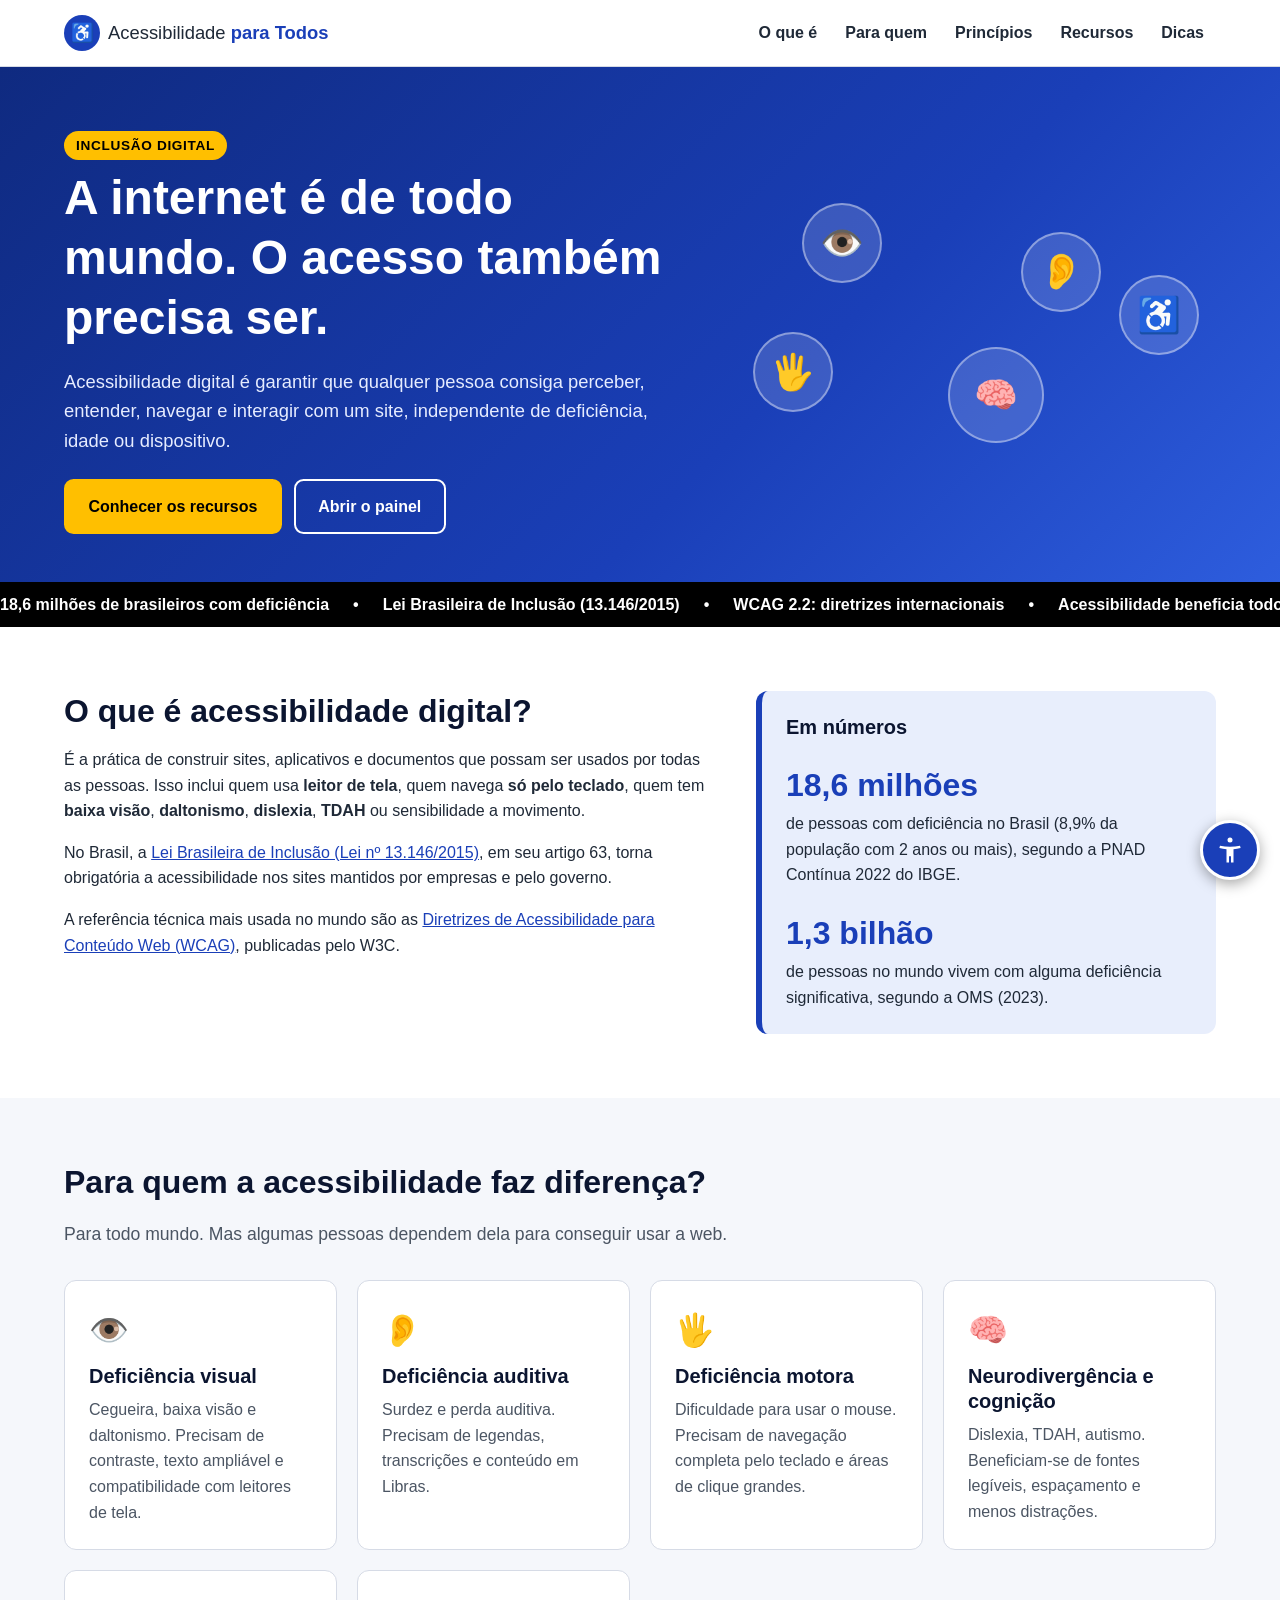
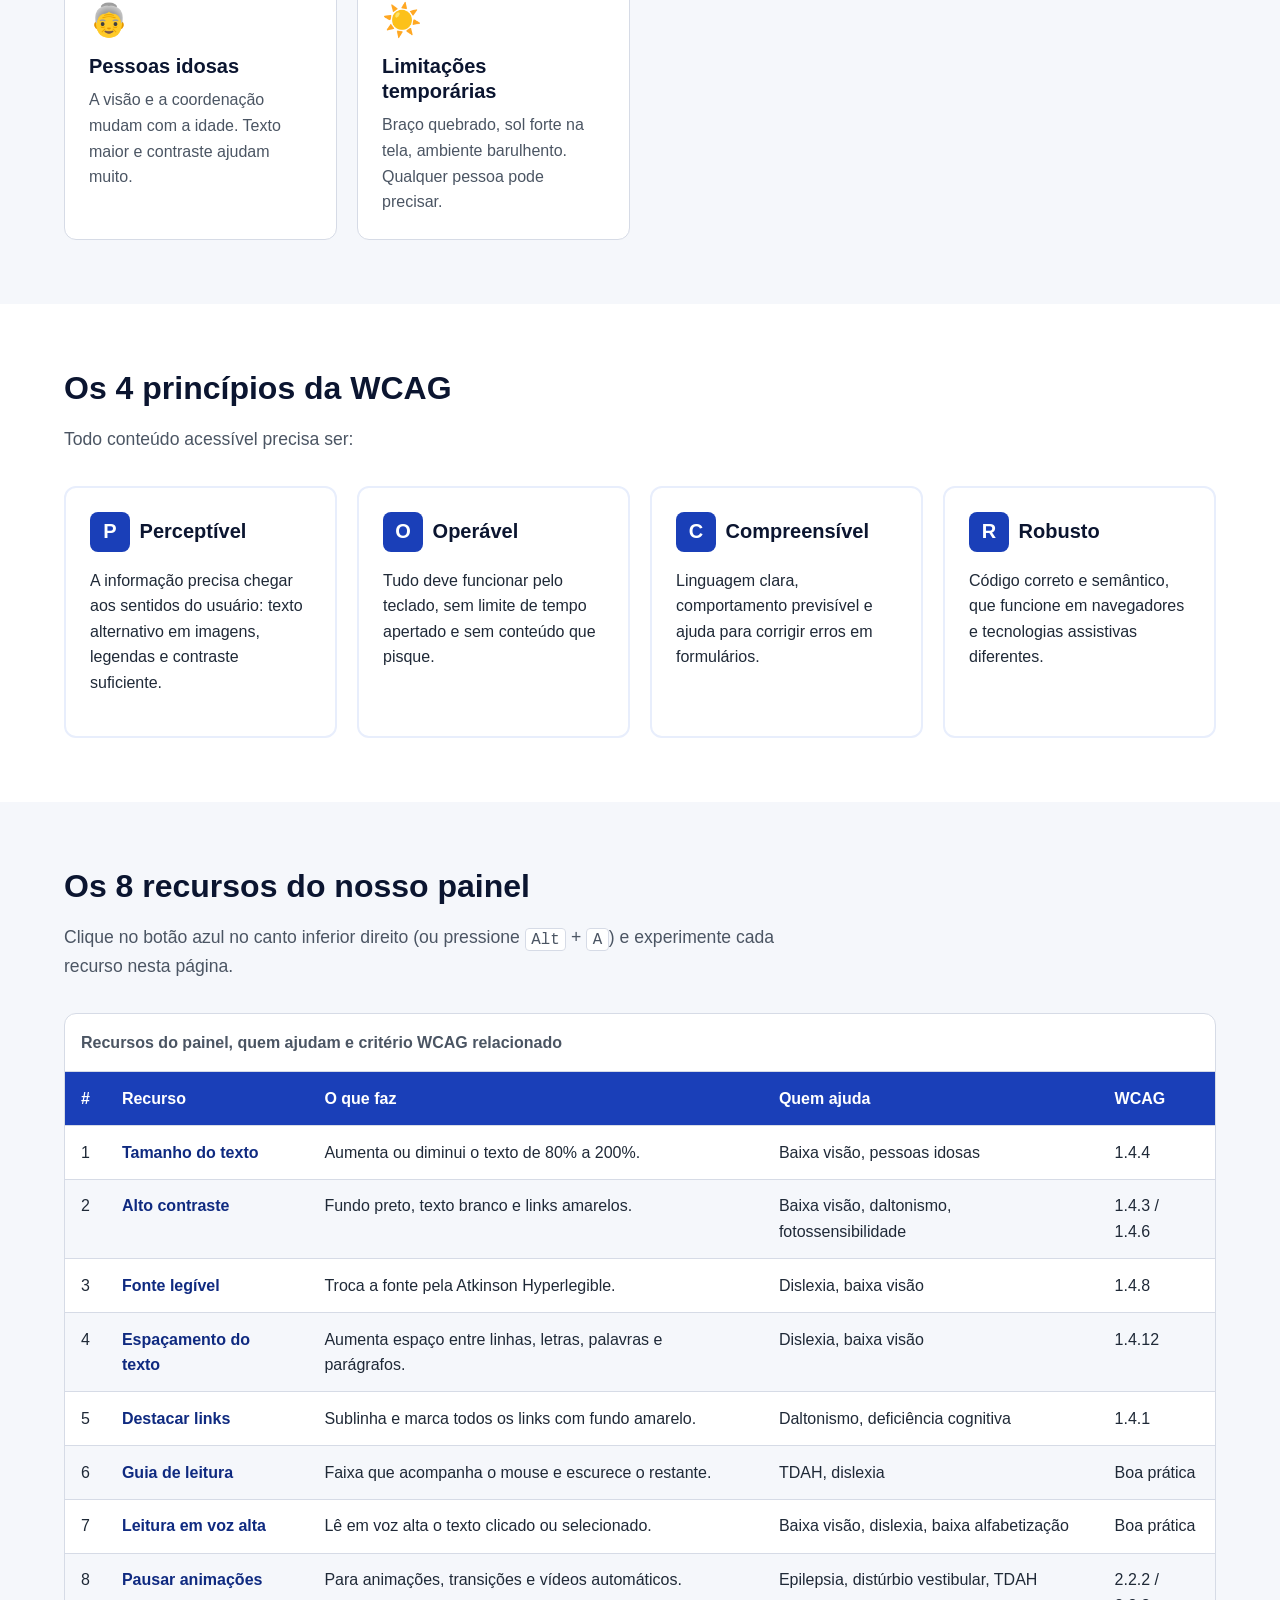
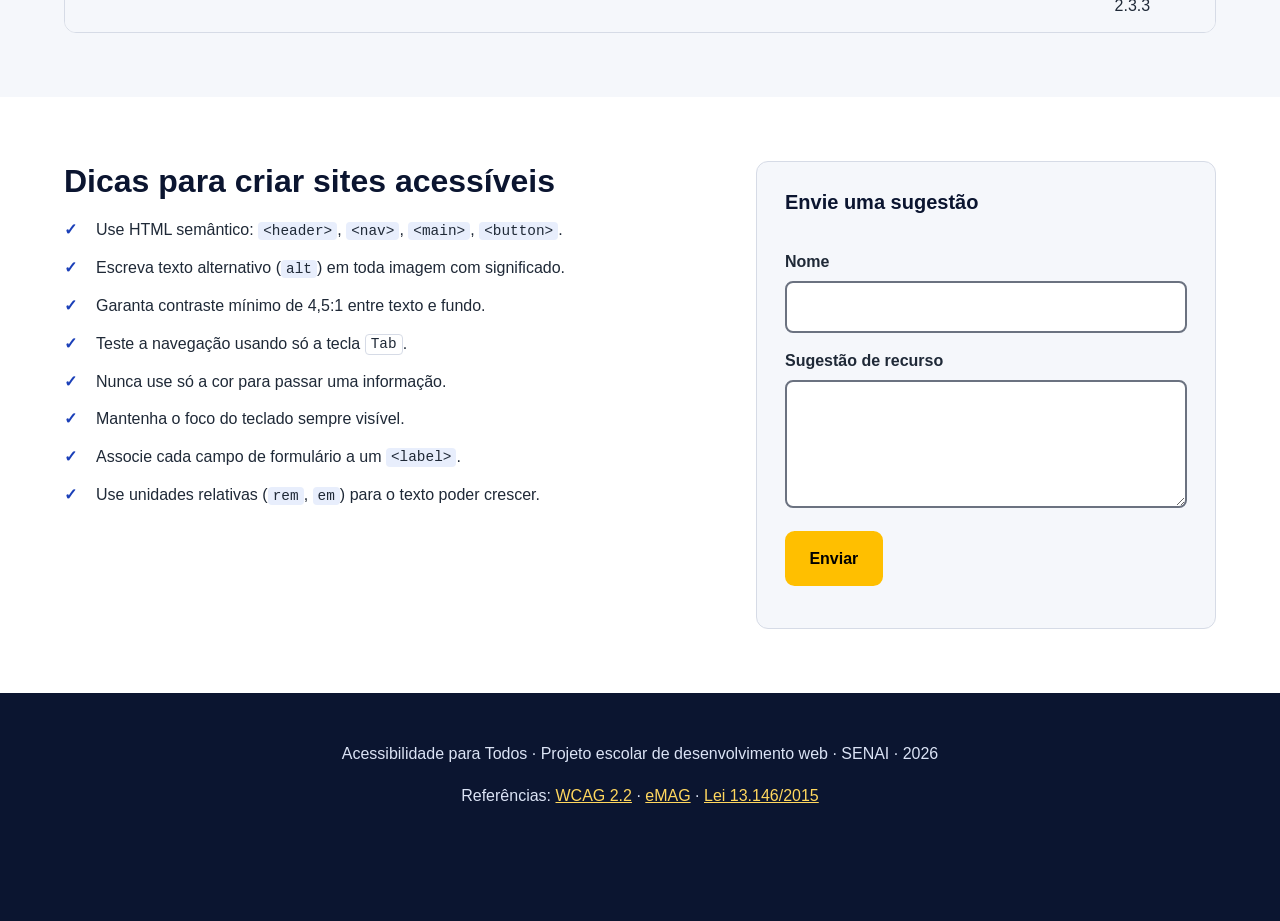
<file: index.html>
<!DOCTYPE html>
<html lang="pt-BR">
<head>
  <meta charset="UTF-8">
  <meta name="viewport" content="width=device-width, initial-scale=1.0">
  <meta name="description" content="Acessibilidade para Todos: o que é acessibilidade digital, quem ela beneficia e como um painel de acessibilidade ajuda na navegação.">
  <title>Acessibilidade para Todos</title>

  <link rel="stylesheet" href="css/site.css">

  <!-- Painel de Acessibilidade: integração = estas duas linhas -->
  <link rel="stylesheet" href="painel/acessibilidade.css">
  <script src="painel/acessibilidade.js" defer></script>
</head>
<body>
  <a class="pular" href="#conteudo">Pular para o conteúdo</a>

  <header class="topo">
    <div class="container topo-interno">
      <a class="marca" href="#inicio" aria-label="Acessibilidade para Todos, início">
        <span class="marca-icone" aria-hidden="true">♿</span>
        <span>Acessibilidade <strong>para Todos</strong></span>
      </a>
      <nav aria-label="Navegação principal">
        <ul class="menu">
          <li><a href="#o-que-e">O que é</a></li>
          <li><a href="#quem">Para quem</a></li>
          <li><a href="#principios">Princípios</a></li>
          <li><a href="#recursos">Recursos</a></li>
          <li><a href="#dicas">Dicas</a></li>
        </ul>
      </nav>
    </div>
  </header>

  <main id="conteudo" tabindex="-1">

    <section id="inicio" class="hero" aria-labelledby="hero-titulo">
      <div class="container hero-interno">
        <div class="hero-texto">
          <p class="etiqueta">Inclusão digital</p>
          <h1 id="hero-titulo">A internet é de todo mundo. O acesso também precisa ser.</h1>
          <p class="hero-sub">
            Acessibilidade digital é garantir que qualquer pessoa consiga perceber, entender,
            navegar e interagir com um site, independente de deficiência, idade ou dispositivo.
          </p>
          <div class="hero-acoes">
            <a class="botao" href="#recursos">Conhecer os recursos</a>
            <button type="button" class="botao botao-contorno" id="abrir-painel">Abrir o painel</button>
          </div>
        </div>
        <div class="hero-arte" aria-hidden="true">
          <span class="bolha b1">👁️</span>
          <span class="bolha b2">👂</span>
          <span class="bolha b3">🖐️</span>
          <span class="bolha b4">🧠</span>
          <span class="bolha b5">♿</span>
        </div>
      </div>

      <div class="faixa" aria-label="Destaques">
        <div class="faixa-trilho">
          <span>18,6 milhões de brasileiros com deficiência</span>
          <span aria-hidden="true">•</span>
          <span>Lei Brasileira de Inclusão (13.146/2015)</span>
          <span aria-hidden="true">•</span>
          <span>WCAG 2.2: diretrizes internacionais</span>
          <span aria-hidden="true">•</span>
          <span>Acessibilidade beneficia todos</span>
          <span aria-hidden="true">•</span>
          <span>18,6 milhões de brasileiros com deficiência</span>
          <span aria-hidden="true">•</span>
          <span>Lei Brasileira de Inclusão (13.146/2015)</span>
          <span aria-hidden="true">•</span>
          <span>WCAG 2.2: diretrizes internacionais</span>
          <span aria-hidden="true">•</span>
          <span>Acessibilidade beneficia todos</span>
          <span aria-hidden="true">•</span>
        </div>
      </div>
    </section>

    <section id="o-que-e" class="secao" aria-labelledby="o-que-e-titulo">
      <div class="container duas-colunas">
        <div>
          <h2 id="o-que-e-titulo">O que é acessibilidade digital?</h2>
          <p>
            É a prática de construir sites, aplicativos e documentos que possam ser usados por todas as
            pessoas. Isso inclui quem usa <strong>leitor de tela</strong>, quem navega <strong>só pelo
            teclado</strong>, quem tem <strong>baixa visão</strong>, <strong>daltonismo</strong>,
            <strong>dislexia</strong>, <strong>TDAH</strong> ou sensibilidade a movimento.
          </p>
          <p>
            No Brasil, a <a href="https://www.planalto.gov.br/ccivil_03/_ato2015-2018/2015/lei/l13146.htm">Lei
            Brasileira de Inclusão (Lei nº 13.146/2015)</a>, em seu artigo 63, torna obrigatória a
            acessibilidade nos sites mantidos por empresas e pelo governo.
          </p>
          <p>
            A referência técnica mais usada no mundo são as
            <a href="https://www.w3.org/TR/WCAG22/">Diretrizes de Acessibilidade para Conteúdo Web (WCAG)</a>,
            publicadas pelo W3C.
          </p>
        </div>
        <aside class="destaque" aria-labelledby="numero-titulo">
          <h3 id="numero-titulo">Em números</h3>
          <dl class="numeros">
            <div>
              <dt>18,6 milhões</dt>
              <dd>de pessoas com deficiência no Brasil (8,9% da população com 2 anos ou mais), segundo a PNAD Contínua 2022 do IBGE.</dd>
            </div>
            <div>
              <dt>1,3 bilhão</dt>
              <dd>de pessoas no mundo vivem com alguma deficiência significativa, segundo a OMS (2023).</dd>
            </div>
          </dl>
        </aside>
      </div>
    </section>

    <section id="quem" class="secao secao-alt" aria-labelledby="quem-titulo">
      <div class="container">
        <h2 id="quem-titulo">Para quem a acessibilidade faz diferença?</h2>
        <p class="intro">Para todo mundo. Mas algumas pessoas dependem dela para conseguir usar a web.</p>
        <ul class="cartoes">
          <li class="cartao">
            <span class="cartao-icone" aria-hidden="true">👁️</span>
            <h3>Deficiência visual</h3>
            <p>Cegueira, baixa visão e daltonismo. Precisam de contraste, texto ampliável e compatibilidade com leitores de tela.</p>
          </li>
          <li class="cartao">
            <span class="cartao-icone" aria-hidden="true">👂</span>
            <h3>Deficiência auditiva</h3>
            <p>Surdez e perda auditiva. Precisam de legendas, transcrições e conteúdo em Libras.</p>
          </li>
          <li class="cartao">
            <span class="cartao-icone" aria-hidden="true">🖐️</span>
            <h3>Deficiência motora</h3>
            <p>Dificuldade para usar o mouse. Precisam de navegação completa pelo teclado e áreas de clique grandes.</p>
          </li>
          <li class="cartao">
            <span class="cartao-icone" aria-hidden="true">🧠</span>
            <h3>Neurodivergência e cognição</h3>
            <p>Dislexia, TDAH, autismo. Beneficiam-se de fontes legíveis, espaçamento e menos distrações.</p>
          </li>
          <li class="cartao">
            <span class="cartao-icone" aria-hidden="true">👵</span>
            <h3>Pessoas idosas</h3>
            <p>A visão e a coordenação mudam com a idade. Texto maior e contraste ajudam muito.</p>
          </li>
          <li class="cartao">
            <span class="cartao-icone" aria-hidden="true">☀️</span>
            <h3>Limitações temporárias</h3>
            <p>Braço quebrado, sol forte na tela, ambiente barulhento. Qualquer pessoa pode precisar.</p>
          </li>
        </ul>
      </div>
    </section>

    <section id="principios" class="secao" aria-labelledby="principios-titulo">
      <div class="container">
        <h2 id="principios-titulo">Os 4 princípios da WCAG</h2>
        <p class="intro">Todo conteúdo acessível precisa ser:</p>
        <ol class="principios">
          <li>
            <h3><span class="letra" aria-hidden="true">P</span> Perceptível</h3>
            <p>A informação precisa chegar aos sentidos do usuário: texto alternativo em imagens, legendas e contraste suficiente.</p>
          </li>
          <li>
            <h3><span class="letra" aria-hidden="true">O</span> Operável</h3>
            <p>Tudo deve funcionar pelo teclado, sem limite de tempo apertado e sem conteúdo que pisque.</p>
          </li>
          <li>
            <h3><span class="letra" aria-hidden="true">C</span> Compreensível</h3>
            <p>Linguagem clara, comportamento previsível e ajuda para corrigir erros em formulários.</p>
          </li>
          <li>
            <h3><span class="letra" aria-hidden="true">R</span> Robusto</h3>
            <p>Código correto e semântico, que funcione em navegadores e tecnologias assistivas diferentes.</p>
          </li>
        </ol>
      </div>
    </section>

    <section id="recursos" class="secao secao-alt" aria-labelledby="recursos-titulo">
      <div class="container">
        <h2 id="recursos-titulo">Os 8 recursos do nosso painel</h2>
        <p class="intro">
          Clique no botão azul no canto inferior direito (ou pressione <kbd>Alt</kbd> + <kbd>A</kbd>)
          e experimente cada recurso nesta página.
        </p>
        <div class="tabela-rolagem" tabindex="0" role="region" aria-labelledby="tabela-legenda">
          <table class="tabela">
            <caption id="tabela-legenda">Recursos do painel, quem ajudam e critério WCAG relacionado</caption>
            <thead>
              <tr>
                <th scope="col">#</th>
                <th scope="col">Recurso</th>
                <th scope="col">O que faz</th>
                <th scope="col">Quem ajuda</th>
                <th scope="col">WCAG</th>
              </tr>
            </thead>
            <tbody>
              <tr>
                <td>1</td>
                <th scope="row">Tamanho do texto</th>
                <td>Aumenta ou diminui o texto de 80% a 200%.</td>
                <td>Baixa visão, pessoas idosas</td>
                <td>1.4.4</td>
              </tr>
              <tr>
                <td>2</td>
                <th scope="row">Alto contraste</th>
                <td>Fundo preto, texto branco e links amarelos.</td>
                <td>Baixa visão, daltonismo, fotossensibilidade</td>
                <td>1.4.3 / 1.4.6</td>
              </tr>
              <tr>
                <td>3</td>
                <th scope="row">Fonte legível</th>
                <td>Troca a fonte pela Atkinson Hyperlegible.</td>
                <td>Dislexia, baixa visão</td>
                <td>1.4.8</td>
              </tr>
              <tr>
                <td>4</td>
                <th scope="row">Espaçamento do texto</th>
                <td>Aumenta espaço entre linhas, letras, palavras e parágrafos.</td>
                <td>Dislexia, baixa visão</td>
                <td>1.4.12</td>
              </tr>
              <tr>
                <td>5</td>
                <th scope="row">Destacar links</th>
                <td>Sublinha e marca todos os links com fundo amarelo.</td>
                <td>Daltonismo, deficiência cognitiva</td>
                <td>1.4.1</td>
              </tr>
              <tr>
                <td>6</td>
                <th scope="row">Guia de leitura</th>
                <td>Faixa que acompanha o mouse e escurece o restante.</td>
                <td>TDAH, dislexia</td>
                <td>Boa prática</td>
              </tr>
              <tr>
                <td>7</td>
                <th scope="row">Leitura em voz alta</th>
                <td>Lê em voz alta o texto clicado ou selecionado.</td>
                <td>Baixa visão, dislexia, baixa alfabetização</td>
                <td>Boa prática</td>
              </tr>
              <tr>
                <td>8</td>
                <th scope="row">Pausar animações</th>
                <td>Para animações, transições e vídeos automáticos.</td>
                <td>Epilepsia, distúrbio vestibular, TDAH</td>
                <td>2.2.2 / 2.3.3</td>
              </tr>
            </tbody>
          </table>
        </div>
      </div>
    </section>

    <section id="dicas" class="secao" aria-labelledby="dicas-titulo">
      <div class="container duas-colunas">
        <div>
          <h2 id="dicas-titulo">Dicas para criar sites acessíveis</h2>
          <ul class="lista-check">
            <li>Use HTML semântico: <code>&lt;header&gt;</code>, <code>&lt;nav&gt;</code>, <code>&lt;main&gt;</code>, <code>&lt;button&gt;</code>.</li>
            <li>Escreva texto alternativo (<code>alt</code>) em toda imagem com significado.</li>
            <li>Garanta contraste mínimo de 4,5:1 entre texto e fundo.</li>
            <li>Teste a navegação usando só a tecla <kbd>Tab</kbd>.</li>
            <li>Nunca use só a cor para passar uma informação.</li>
            <li>Mantenha o foco do teclado sempre visível.</li>
            <li>Associe cada campo de formulário a um <code>&lt;label&gt;</code>.</li>
            <li>Use unidades relativas (<code>rem</code>, <code>em</code>) para o texto poder crescer.</li>
          </ul>
        </div>
        <form class="formulario" aria-labelledby="form-titulo" onsubmit="event.preventDefault(); document.getElementById('form-msg').textContent = 'Obrigado! Sua sugestão foi registrada (demonstração).';">
          <h3 id="form-titulo">Envie uma sugestão</h3>
          <label for="nome">Nome</label>
          <input id="nome" name="nome" type="text" autocomplete="name" required>
          <label for="sugestao">Sugestão de recurso</label>
          <textarea id="sugestao" name="sugestao" rows="4" required></textarea>
          <button type="submit" class="botao">Enviar</button>
          <p id="form-msg" role="status" class="form-msg"></p>
        </form>
      </div>
    </section>

  </main>

  <footer class="rodape">
    <div class="container">
      <p>Acessibilidade para Todos · Projeto escolar de desenvolvimento web · SENAI · 2026</p>
      <p>Referências: <a href="https://www.w3.org/TR/WCAG22/">WCAG 2.2</a> · <a href="https://www.gov.br/governodigital/pt-br/acessibilidade-e-usuario/acessibilidade-digital/modelo-de-acessibilidade">eMAG</a> · <a href="https://www.planalto.gov.br/ccivil_03/_ato2015-2018/2015/lei/l13146.htm">Lei 13.146/2015</a></p>
    </div>
  </footer>

  <script>
    // Botão do hero que abre o painel usando a API pública do componente
    document.getElementById('abrir-painel').addEventListener('click', function (e) {
      e.stopPropagation();
      window.PainelAcessibilidade.abrir();
    });
  </script>
</body>
</html>
</file>
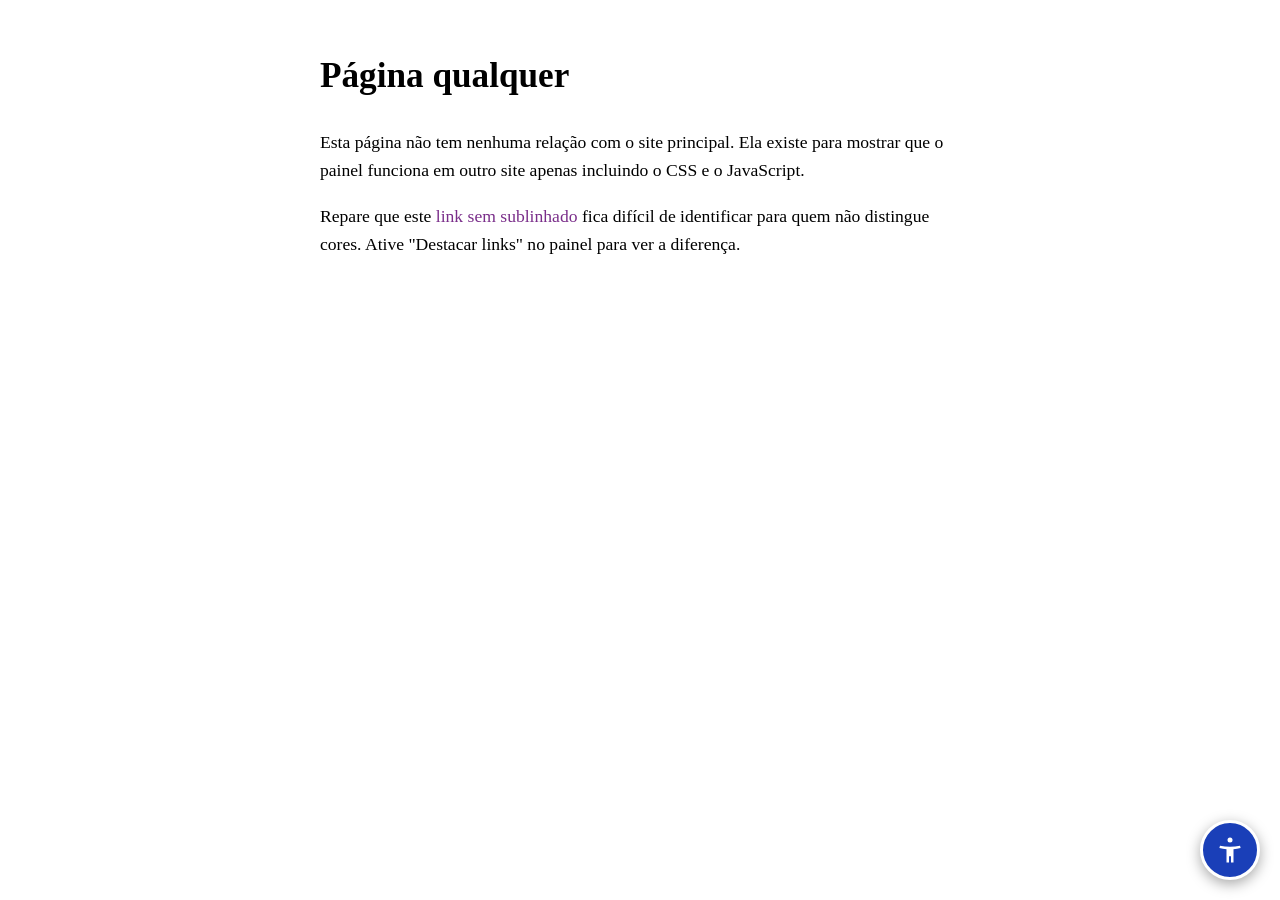
<file: exemplo-integracao.html>
<!DOCTYPE html>
<html lang="pt-BR">
<head>
  <meta charset="UTF-8">
  <meta name="viewport" content="width=device-width, initial-scale=1.0">
  <title>Exemplo de integração do painel</title>
  <style>
    body { font-family: Georgia, serif; font-size: 1.1rem; max-width: 40rem; margin: 3rem auto; padding: 0 1rem; line-height: 1.6; }
    a { color: #7a2e8a; text-decoration: none; }
  </style>

  <!-- Integração: só estas duas linhas -->
  <link rel="stylesheet" href="painel/acessibilidade.css">
  <script src="painel/acessibilidade.js" defer></script>
</head>
<body>
  <main>
    <h1>Página qualquer</h1>
    <p>
      Esta página não tem nenhuma relação com o site principal. Ela existe para mostrar que o
      painel funciona em outro site apenas incluindo o CSS e o JavaScript.
    </p>
    <p>
      Repare que este <a href="index.html">link sem sublinhado</a> fica difícil de identificar
      para quem não distingue cores. Ative "Destacar links" no painel para ver a diferença.
    </p>
  </main>
</body>
</html>
</file>
<file: css/site.css>
/*
 * Site "Acessibilidade para Todos"
 * Tamanhos em rem/em para acompanhar o recurso "Tamanho do texto" do painel.
 */

:root {
  --azul: #1a3fb8;
  --azul-escuro: #0f2a80;
  --azul-claro: #e8eefc;
  --amarelo: #ffbf00;
  --texto: #1f2937;
  --texto-suave: #4b5563;
  --fundo: #ffffff;
  --fundo-alt: #f5f7fb;
  --borda: #d6dbe6;
  --raio: 0.75rem;
}

*,
*::before,
*::after {
  box-sizing: border-box;
}

html {
  scroll-behavior: smooth;
}

body {
  margin: 0;
  font-family: "Segoe UI", Roboto, Arial, sans-serif;
  font-size: 1rem;
  line-height: 1.6;
  color: var(--texto);
  background: var(--fundo);
}

img,
svg {
  max-width: 100%;
}

a {
  color: var(--azul);
}

a:hover {
  color: var(--azul-escuro);
}

:focus-visible {
  outline: 3px solid var(--amarelo);
  outline-offset: 3px;
  box-shadow: 0 0 0 6px #000;
}

h1, h2, h3 {
  line-height: 1.25;
  color: #0b1530;
}

h2 {
  font-size: 2rem;
  margin: 0 0 0.75rem;
}

h3 {
  font-size: 1.25rem;
}

code,
kbd {
  font-family: Consolas, "Courier New", monospace;
  font-size: 0.9em;
  padding: 0.1em 0.35em;
  border-radius: 0.25rem;
  background: var(--azul-claro);
}

kbd {
  border: 1px solid var(--borda);
  background: #fff;
}

.container {
  width: min(72rem, 100% - 2rem);
  margin-inline: auto;
}

/* Link "pular para o conteúdo": aparece só ao receber foco */
.pular {
  position: absolute;
  left: 1rem;
  top: -4rem;
  z-index: 1000;
  padding: 0.75rem 1rem;
  background: #000;
  color: #fff;
  font-weight: 700;
  border-radius: 0 0 0.5rem 0.5rem;
}

.pular:focus {
  top: 0;
  color: #fff;
}

main:focus {
  outline: none;
}

/* Topo */
.topo {
  position: sticky;
  top: 0;
  z-index: 50;
  background: #fff;
  border-bottom: 1px solid var(--borda);
}

.topo-interno {
  display: flex;
  align-items: center;
  justify-content: space-between;
  gap: 1rem;
  flex-wrap: wrap;
  padding-block: 0.75rem;
}

.marca {
  display: flex;
  align-items: center;
  gap: 0.5rem;
  font-size: 1.15rem;
  color: var(--texto);
  text-decoration: none;
}

.marca strong {
  color: var(--azul);
}

.marca-icone {
  display: grid;
  place-items: center;
  width: 2.25rem;
  height: 2.25rem;
  border-radius: 50%;
  background: var(--azul);
  color: #fff;
}

.menu {
  display: flex;
  flex-wrap: wrap;
  gap: 0.25rem;
  margin: 0;
  padding: 0;
  list-style: none;
}

.menu a {
  display: block;
  padding: 0.5rem 0.75rem;
  border-radius: 0.5rem;
  color: var(--texto);
  font-weight: 600;
  text-decoration: none;
}

.menu a:hover {
  background: var(--azul-claro);
  color: var(--azul-escuro);
}

/* Hero */
.hero {
  background: linear-gradient(135deg, #0f2a80 0%, #1a3fb8 60%, #2f5fe0 100%);
  color: #fff;
  overflow: hidden;
}

.hero-interno {
  display: grid;
  grid-template-columns: 1.3fr 1fr;
  gap: 2rem;
  align-items: center;
  padding-block: 4rem 3rem;
}

.hero h1 {
  font-size: clamp(2rem, 4vw, 3rem);
  margin: 0.5rem 0 1rem;
  color: #fff;
}

.hero-sub {
  font-size: 1.15rem;
  max-width: 38rem;
  color: #e6ecff;
}

.etiqueta {
  display: inline-block;
  margin: 0;
  padding: 0.25rem 0.75rem;
  border-radius: 999px;
  background: var(--amarelo);
  color: #000;
  font-weight: 700;
  font-size: 0.85rem;
  text-transform: uppercase;
  letter-spacing: 0.05em;
}

.hero-acoes {
  display: flex;
  flex-wrap: wrap;
  gap: 0.75rem;
  margin-top: 1.5rem;
}

.botao {
  display: inline-block;
  padding: 0.8rem 1.4rem;
  border: 2px solid var(--amarelo);
  border-radius: 0.6rem;
  background: var(--amarelo);
  color: #000;
  font: inherit;
  font-weight: 700;
  text-decoration: none;
  cursor: pointer;
  transition: transform 0.2s ease;
}

.botao:hover {
  color: #000;
  transform: translateY(-2px);
}

.botao-contorno {
  background: transparent;
  color: #fff;
  border-color: #fff;
}

.botao-contorno:hover {
  background: #fff;
  color: var(--azul-escuro);
}

/* Bolhas animadas (decorativas): servem para testar "Pausar animações" */
.hero-arte {
  position: relative;
  min-height: 18rem;
}

.bolha {
  position: absolute;
  display: grid;
  place-items: center;
  width: 5rem;
  height: 5rem;
  border-radius: 50%;
  background: rgba(255, 255, 255, 0.15);
  border: 2px solid rgba(255, 255, 255, 0.4);
  font-size: 2.2rem;
  animation: flutuar 4s ease-in-out infinite;
}

.b1 { top: 5%;  left: 15%; }
.b2 { top: 15%; left: 60%; animation-delay: -1s; }
.b3 { top: 50%; left: 5%;  animation-delay: -2s; }
.b4 { top: 55%; left: 45%; animation-delay: -3s; width: 6rem; height: 6rem; }
.b5 { top: 30%; left: 80%; animation-delay: -1.5s; }

@keyframes flutuar {
  0%, 100% { transform: translateY(0) rotate(0); }
  50%      { transform: translateY(-1.25rem) rotate(6deg); }
}

/* Faixa rolante: outro exemplo de movimento contínuo */
.faixa {
  background: #000;
  color: #fff;
  overflow: hidden;
  white-space: nowrap;
  padding-block: 0.6rem;
}

.faixa-trilho {
  display: inline-flex;
  gap: 1.5rem;
  animation: rolar 30s linear infinite;
  font-weight: 600;
}

@keyframes rolar {
  from { transform: translateX(0); }
  to   { transform: translateX(-50%); }
}

/* Seções */
.secao {
  padding-block: 4rem;
}

.secao-alt {
  background: var(--fundo-alt);
}

.intro {
  font-size: 1.1rem;
  color: var(--texto-suave);
  max-width: 45rem;
}

.duas-colunas {
  display: grid;
  grid-template-columns: 1.4fr 1fr;
  gap: 3rem;
  align-items: start;
}

.destaque {
  padding: 1.5rem;
  border-left: 0.4rem solid var(--azul);
  border-radius: var(--raio);
  background: var(--azul-claro);
}

.destaque h3 {
  margin-top: 0;
}

.numeros {
  margin: 0;
}

.numeros div + div {
  margin-top: 1.25rem;
}

.numeros dt {
  font-size: 2rem;
  font-weight: 800;
  color: var(--azul);
}

.numeros dd {
  margin: 0;
}

/* Cartões */
.cartoes {
  display: grid;
  grid-template-columns: repeat(auto-fit, minmax(15rem, 1fr));
  gap: 1.25rem;
  margin: 2rem 0 0;
  padding: 0;
  list-style: none;
}

.cartao {
  padding: 1.5rem;
  border: 1px solid var(--borda);
  border-radius: var(--raio);
  background: #fff;
  transition: transform 0.2s ease, box-shadow 0.2s ease;
}

.cartao:hover {
  transform: translateY(-4px);
  box-shadow: 0 10px 24px rgba(15, 42, 128, 0.12);
}

.cartao h3 {
  margin: 0.5rem 0;
}

.cartao p {
  margin: 0;
  color: var(--texto-suave);
}

.cartao-icone {
  font-size: 2rem;
}

/* Princípios */
.principios {
  display: grid;
  grid-template-columns: repeat(auto-fit, minmax(14rem, 1fr));
  gap: 1.25rem;
  margin: 2rem 0 0;
  padding: 0;
  list-style: none;
}

.principios li {
  padding: 1.5rem;
  border-radius: var(--raio);
  border: 2px solid var(--azul-claro);
}

.principios h3 {
  display: flex;
  align-items: center;
  gap: 0.6rem;
  margin: 0 0 0.5rem;
}

.letra {
  display: grid;
  place-items: center;
  width: 2.5rem;
  height: 2.5rem;
  border-radius: 0.5rem;
  background: var(--azul);
  color: #fff;
  font-weight: 800;
}

/* Tabela */
.tabela-rolagem {
  overflow-x: auto;
  margin-top: 2rem;
  border: 1px solid var(--borda);
  border-radius: var(--raio);
  background: #fff;
}

.tabela {
  width: 100%;
  border-collapse: collapse;
  min-width: 44rem;
}

.tabela caption {
  padding: 1rem;
  text-align: left;
  font-weight: 700;
  color: var(--texto-suave);
}

.tabela th,
.tabela td {
  padding: 0.85rem 1rem;
  text-align: left;
  border-top: 1px solid var(--borda);
  vertical-align: top;
}

.tabela thead th {
  background: var(--azul);
  color: #fff;
}

.tabela tbody th {
  color: var(--azul-escuro);
}

.tabela tbody tr:nth-child(even) {
  background: var(--fundo-alt);
}

/* Dicas */
.lista-check {
  padding: 0;
  list-style: none;
}

.lista-check li {
  position: relative;
  padding-left: 2rem;
  margin-bottom: 0.75rem;
}

.lista-check li::before {
  content: "✓";
  position: absolute;
  left: 0;
  top: 0;
  font-weight: 800;
  color: var(--azul);
}

/* Formulário */
.formulario {
  display: flex;
  flex-direction: column;
  gap: 0.4rem;
  padding: 1.75rem;
  border-radius: var(--raio);
  background: var(--fundo-alt);
  border: 1px solid var(--borda);
}

.formulario h3 {
  margin-top: 0;
}

.formulario label {
  font-weight: 600;
  margin-top: 0.5rem;
}

.formulario input,
.formulario textarea {
  font: inherit;
  padding: 0.7rem;
  border: 2px solid #6b7280;
  border-radius: 0.5rem;
  background: #fff;
  color: var(--texto);
}

.formulario .botao {
  margin-top: 1rem;
  align-self: flex-start;
}

.form-msg {
  margin: 0.5rem 0 0;
  font-weight: 600;
  color: #166534;
}

/* Rodapé */
.rodape {
  padding-block: 2rem 6rem;
  background: #0b1530;
  color: #dbe3f5;
  text-align: center;
}

.rodape a {
  color: #ffd75e;
}

/* Responsivo */
@media (max-width: 800px) {
  .hero-interno,
  .duas-colunas {
    grid-template-columns: 1fr;
  }

  .hero-arte {
    min-height: 12rem;
  }

  h2 {
    font-size: 1.6rem;
  }
}
</file>
<file: painel/acessibilidade.css>
/*
 * Painel de Acessibilidade Web - estilos
 * --------------------------------------------------------------
 * Parte 1: aparência do painel (tudo dentro de #a11y-root).
 * Parte 2: efeitos dos recursos, ativados por classes no <html>.
 *
 * Os efeitos usam o seletor "body > :not(#a11y-root)" para atingir
 * o conteúdo do site sem alterar o próprio painel.
 * O painel usa px de propósito: ele não cresce junto com o texto do
 * site, então continua cabendo na tela em 200%.
 */

/* =========================================================
   PARTE 1 - PAINEL
   ========================================================= */

#a11y-root {
  --a11y-primaria: #1a3fb8;
  --a11y-primaria-escura: #0f2a80;
  --a11y-texto: #111827;
  --a11y-suave: #4b5563;
  --a11y-fundo: #ffffff;
  --a11y-fundo-cartao: #f3f4f6;
  --a11y-borda: #d1d5db;
  --a11y-foco: #ffbf00;
}

#a11y-root,
#a11y-root * {
  box-sizing: border-box;
  font-family: system-ui, -apple-system, "Segoe UI", Roboto, Arial, sans-serif;
  letter-spacing: normal;
  word-spacing: normal;
  line-height: 1.35;
  text-transform: none;
}

/* Botão flutuante */
#a11y-root .a11y-botao {
  position: fixed;
  right: 20px;
  bottom: 20px;
  z-index: 2147483646;
  width: 60px;
  height: 60px;
  border: 3px solid #fff;
  border-radius: 50%;
  background: var(--a11y-primaria);
  color: #fff;
  cursor: pointer;
  display: grid;
  place-items: center;
  box-shadow: 0 4px 14px rgba(0, 0, 0, 0.35);
}

#a11y-root .a11y-botao:hover {
  background: var(--a11y-primaria-escura);
}

/* Foco sempre visível (WCAG 2.4.7) */
#a11y-root button:focus-visible {
  outline: 3px solid var(--a11y-foco);
  outline-offset: 3px;
  box-shadow: 0 0 0 6px #000;
}

/* Janela do painel */
#a11y-root .a11y-painel {
  position: fixed;
  right: 20px;
  bottom: 92px;
  z-index: 2147483647;
  width: 360px;
  max-width: calc(100vw - 32px);
  max-height: calc(100vh - 112px);
  overflow-y: auto;
  background: var(--a11y-fundo);
  color: var(--a11y-texto);
  border: 2px solid var(--a11y-texto);
  border-radius: 14px;
  box-shadow: 0 12px 40px rgba(0, 0, 0, 0.3);
  font-size: 16px;
}

#a11y-root .a11y-painel[hidden] {
  display: none;
}

#a11y-root .a11y-cabecalho {
  display: flex;
  align-items: center;
  justify-content: space-between;
  padding: 14px 16px;
  background: var(--a11y-primaria);
  color: #fff;
  border-radius: 12px 12px 0 0;
}

#a11y-root .a11y-cabecalho h2 {
  margin: 0;
  font-size: 20px;
  font-weight: 700;
  color: #fff;
}

#a11y-root .a11y-fechar {
  width: 40px;
  height: 40px;
  border: 2px solid #fff;
  border-radius: 8px;
  background: transparent;
  color: #fff;
  font-size: 26px;
  line-height: 1;
  cursor: pointer;
}

#a11y-root .a11y-fechar:hover {
  background: rgba(255, 255, 255, 0.2);
}

#a11y-root .a11y-corpo {
  padding: 16px;
}

/* Controle de tamanho do texto */
#a11y-root .a11y-fonte {
  display: flex;
  align-items: center;
  justify-content: space-between;
  gap: 8px;
  padding: 12px;
  margin-bottom: 12px;
  background: var(--a11y-fundo-cartao);
  border: 1px solid var(--a11y-borda);
  border-radius: 10px;
}

#a11y-root .a11y-rotulo {
  font-weight: 600;
  font-size: 15px;
}

#a11y-root .a11y-fonte-controles {
  display: flex;
  align-items: center;
  gap: 6px;
}

#a11y-root .a11y-fonte-controles button {
  min-width: 44px;
  height: 44px;
  border: 2px solid var(--a11y-primaria);
  border-radius: 8px;
  background: #fff;
  color: var(--a11y-primaria);
  font-size: 17px;
  font-weight: 700;
  cursor: pointer;
}

#a11y-root .a11y-fonte-controles button:hover:not(:disabled) {
  background: var(--a11y-primaria);
  color: #fff;
}

#a11y-root .a11y-fonte-controles button:disabled {
  opacity: 0.4;
  cursor: not-allowed;
}

#a11y-root output {
  min-width: 52px;
  text-align: center;
  font-weight: 700;
  font-variant-numeric: tabular-nums;
}

/* Cartões liga/desliga */
#a11y-root .a11y-grade {
  display: grid;
  grid-template-columns: 1fr 1fr;
  gap: 8px;
}

#a11y-root .a11y-cartao {
  display: flex;
  flex-direction: column;
  align-items: center;
  justify-content: center;
  gap: 4px;
  min-height: 96px;
  padding: 10px 6px;
  border: 2px solid var(--a11y-borda);
  border-radius: 10px;
  background: var(--a11y-fundo-cartao);
  color: var(--a11y-texto);
  cursor: pointer;
  text-align: center;
}

#a11y-root .a11y-cartao:hover:not(:disabled) {
  border-color: var(--a11y-primaria);
}

#a11y-root .a11y-cartao[aria-pressed="true"] {
  background: var(--a11y-primaria);
  border-color: var(--a11y-primaria-escura);
  color: #fff;
}

#a11y-root .a11y-cartao:disabled {
  opacity: 0.45;
  cursor: not-allowed;
}

#a11y-root .a11y-icone {
  font-size: 24px;
  line-height: 1;
}

#a11y-root .a11y-nome {
  font-size: 14px;
  font-weight: 600;
}

/* Estado em texto, não só por cor (WCAG 1.4.1) */
#a11y-root .a11y-estado {
  font-size: 12px;
  opacity: 0.85;
}

#a11y-root .a11y-cartao[aria-pressed="true"] .a11y-estado::before {
  content: "✓ ";
}

#a11y-root .a11y-redefinir {
  width: 100%;
  margin-top: 12px;
  padding: 12px;
  border: 2px solid #b91c1c;
  border-radius: 10px;
  background: #fff;
  color: #b91c1c;
  font-size: 15px;
  font-weight: 700;
  cursor: pointer;
}

#a11y-root .a11y-redefinir:hover {
  background: #b91c1c;
  color: #fff;
}

#a11y-root .a11y-dica {
  margin: 10px 0 0;
  font-size: 13px;
  color: var(--a11y-suave);
  text-align: center;
}

#a11y-root kbd {
  padding: 1px 5px;
  border: 1px solid var(--a11y-borda);
  border-radius: 4px;
  background: var(--a11y-fundo-cartao);
  font-family: ui-monospace, Consolas, monospace;
  font-size: 12px;
}

/* Região de anúncios: invisível na tela, lida por leitores de tela */
#a11y-root .a11y-anuncio {
  position: absolute;
  width: 1px;
  height: 1px;
  margin: -1px;
  overflow: hidden;
  clip: rect(0 0 0 0);
  white-space: nowrap;
}

@media (max-width: 480px) {
  #a11y-root .a11y-botao { right: 12px; bottom: 12px; }
  #a11y-root .a11y-painel { right: 16px; bottom: 84px; }
}

/* =========================================================
   PARTE 2 - EFEITOS DOS RECURSOS NO SITE
   ========================================================= */

/* 2. Alto contraste: fundo preto, texto branco, links amarelos */
html.a11y-contraste,
html.a11y-contraste body {
  background: #000 !important;
}

html.a11y-contraste body > :not(#a11y-root),
html.a11y-contraste body > :not(#a11y-root) * {
  background-color: #000 !important;
  background-image: none !important;
  color: #fff !important;
  border-color: #fff !important;
  text-shadow: none !important;
  box-shadow: none !important;
}

html.a11y-contraste body > :not(#a11y-root) a,
html.a11y-contraste body > :not(#a11y-root) a * {
  color: #ffff00 !important;
}

html.a11y-contraste body > :not(#a11y-root) button,
html.a11y-contraste body > :not(#a11y-root) input,
html.a11y-contraste body > :not(#a11y-root) select,
html.a11y-contraste body > :not(#a11y-root) textarea {
  border: 2px solid #fff !important;
}

html.a11y-contraste body > :not(#a11y-root) svg [fill]:not([fill="none"]) {
  fill: #fff !important;
}

html.a11y-contraste body > :not(#a11y-root) svg [stroke]:not([stroke="none"]) {
  stroke: #fff !important;
}

/* 3. Fonte legível: Atkinson Hyperlegible (Braille Institute), com alternativas */
html.a11y-fonte-legivel body > :not(#a11y-root),
html.a11y-fonte-legivel body > :not(#a11y-root) * {
  font-family: "Atkinson Hyperlegible", Verdana, Tahoma, Arial, sans-serif !important;
  font-style: normal !important;
}

/* 4. Espaçamento do texto: valores do critério WCAG 1.4.12 */
html.a11y-espacamento body > :not(#a11y-root) * {
  line-height: 1.5 !important;
  letter-spacing: 0.12em !important;
  word-spacing: 0.16em !important;
}

html.a11y-espacamento body > :not(#a11y-root) p {
  margin-bottom: 2em !important;
}

/* 5. Destacar links: sublinhado, fundo e contorno, sem depender de cor */
html.a11y-links body > :not(#a11y-root) a {
  text-decoration: underline !important;
  text-decoration-thickness: 2px !important;
  text-underline-offset: 3px !important;
  background-color: #ffeb3b !important;
  color: #000 !important;
  outline: 2px solid #000 !important;
  outline-offset: 1px;
  font-weight: 700 !important;
}

/* Elementos dentro do link herdam o destaque (evita texto preto em
   fundo preto quando o alto contraste também está ligado) */
html.a11y-links body > :not(#a11y-root) a * {
  color: #000 !important;
  background-color: transparent !important;
}

/* 6. Guia de leitura: faixa que acompanha o ponteiro */
#a11y-root .a11y-guia {
  display: none;
  position: fixed;
  top: 0;
  left: 0;
  right: 0;
  height: 44px;
  z-index: 2147483645;
  pointer-events: none;
  background: rgba(255, 221, 0, 0.18);
  border-top: 3px solid #1a3fb8;
  border-bottom: 3px solid #1a3fb8;
  box-shadow: 0 0 0 100vmax rgba(0, 0, 0, 0.35);
}

html.a11y-guia-ativa #a11y-root .a11y-guia {
  display: block;
}

/* 7. Leitura em voz alta: mostra o que pode ser lido */
html.a11y-leitura body > :not(#a11y-root) :is(p, h1, h2, h3, h4, h5, h6, li, blockquote, figcaption, td, th, dt, dd, label, summary):hover {
  outline: 2px dashed #1a3fb8 !important;
  outline-offset: 2px;
  cursor: pointer !important;
}

html.a11y-contraste.a11y-leitura body > :not(#a11y-root) :is(p, h1, h2, h3, h4, h5, h6, li, blockquote, figcaption, td, th, dt, dd, label, summary):hover {
  outline-color: #ffff00 !important;
}

/* 8. Pausar animações: remove animações, transições e rolagem suave */
html.a11y-sem-animacao,
html.a11y-sem-animacao *,
html.a11y-sem-animacao *::before,
html.a11y-sem-animacao *::after {
  animation: none !important;
  transition: none !important;
  scroll-behavior: auto !important;
}
</file>
